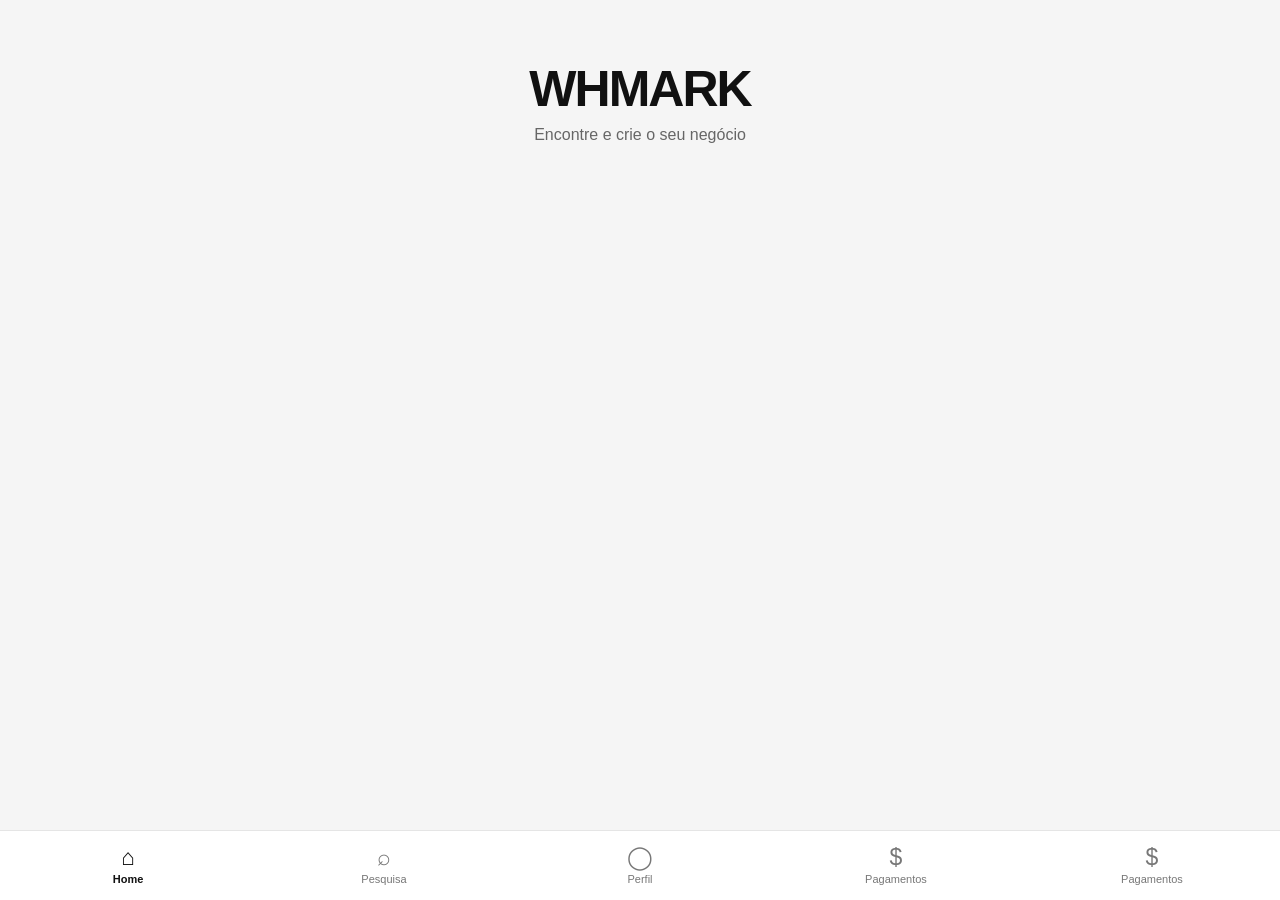
<file: index.html>
<!DOCTYPE html>
<html lang="pt-BR">

<head>
    <meta charset="UTF-8">
    <meta name="viewport" content="width=device-width, initial-scale=1.0">

    <title>WHMARK</title>

    <link rel="stylesheet" href="css/style.css">
</head>

<body>

    <main class="home-container">

        <h1>WHMARK</h1>

        <p>
            Encontre e crie o seu negócio
        </p>

    </main>


    <!-- FOOTER -->

    <div id="footer"></div>


    <script src="js/footer.js"></script>

</body>

</html>
</file>
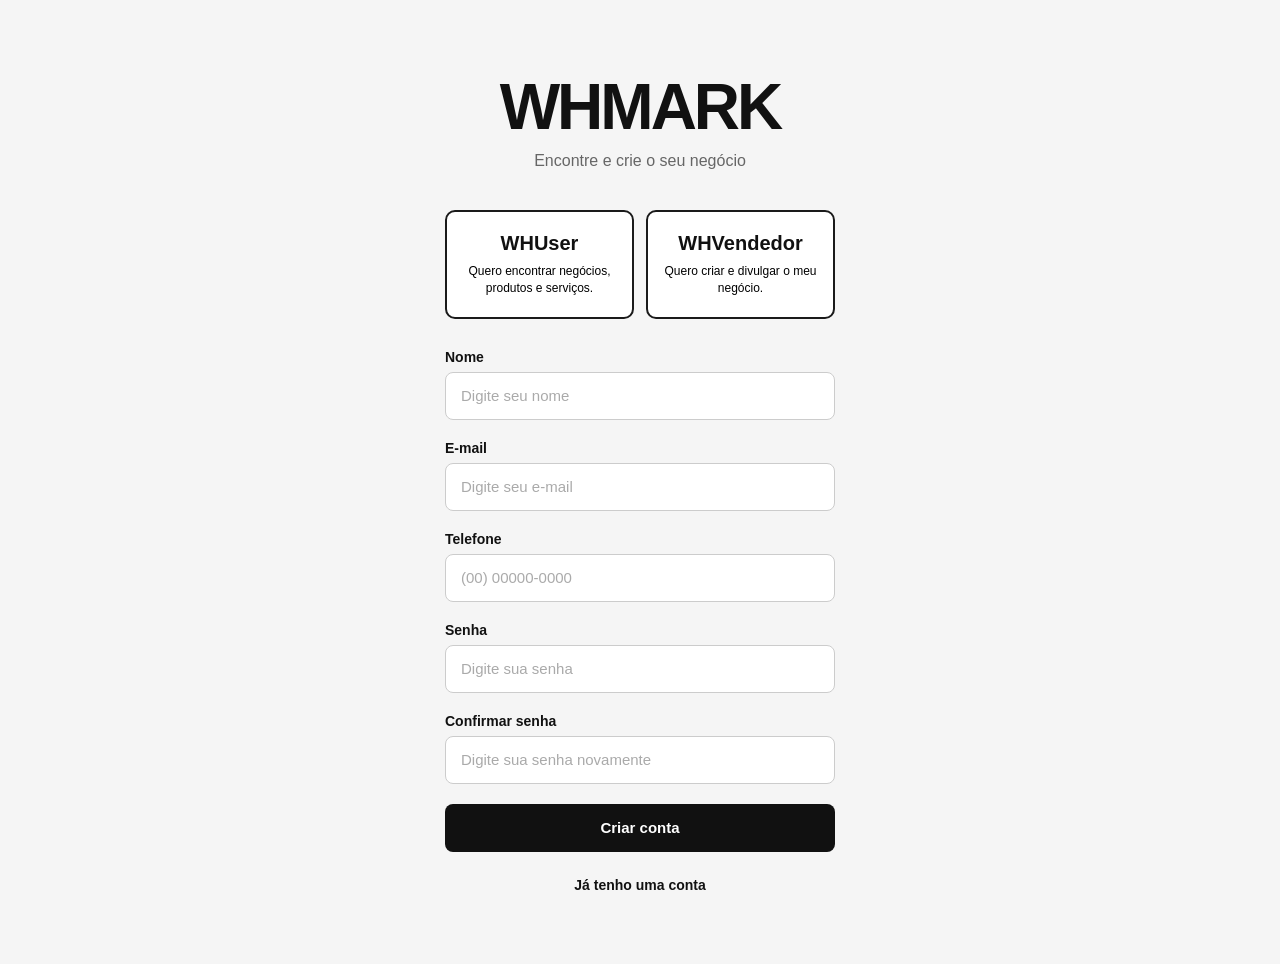
<file: cadastro.html>
<!DOCTYPE html>
<html lang="pt-BR">

<head>
    <meta charset="UTF-8">
    <meta name="viewport" content="width=device-width, initial-scale=1.0">

    <title>WHMARK - Cadastro</title>

    <link rel="stylesheet" href="css/style.css">
    <script src="https://code.jquery.com/jquery-3.7.1.min.js "></script>
   
</head>

<body>
    <div class="page-center">        
        <main class="login-container cadastro-container">

           

            <h1>WHMARK</h1>

            <p class="subtitle">
                Encontre e crie o seu negócio
            </p>


           

            <div class="account-types">

                <div class="account-card" id="cardUsuario" onclick="selecionarTipo('usuario')">

                    <h2>WHUser</h2>

                    <p>
                        Quero encontrar negócios,
                        produtos e serviços.
                    </p>

                </div>


                <div class="account-card" id="cardVendedor" onclick="selecionarTipo('vendedor')">

                    <h2>WHVendedor</h2>

                    <p>
                        Quero criar e divulgar
                        o meu negócio.
                    </p>

                </div>

            </div>


         

            <div id="carregar"></div>

            <form class="login-form" id="cadastroForm">

             

                <input
                    type="hidden"
                    name="tipo"
                    id="tipo"
                    value=""
                >


           

                <div class="input-group">

                    <label for="nome">
                        Nome
                    </label>

                    <input
                        type="text"
                        id="nome"
                        name="nome"
                        placeholder="Digite seu nome"
                        required
                    >

                </div>


               

                <div class="input-group">

                    <label for="email">
                        E-mail
                    </label>

                    <input
                        type="email"
                        id="email"
                        name="email"
                        placeholder="Digite seu e-mail"
                        required
                    >

                </div>


               
                <div class="input-group">

                    <label for="telefone">
                        Telefone
                    </label>

                    <input
                        type="tel"
                        id="telefone"
                        name="telefone"
                        placeholder="(00) 00000-0000"
                        maxlength="15"
                        required
                    >

                </div>



                <div
                    class="input-group vendedor-field"
                    id="documentoGroup"
                    style="display: none;"
                >

                    <label for="documento">
                        CPF ou CNPJ
                    </label>

                    <input
                        type="text"
                        id="documento"
                        name="documento"
                        placeholder="000.000.000-00"
                        maxlength="18"
                    >

                </div>


         

                <div class="input-group">

                    <label for="senha">
                        Senha
                    </label>

                    <input
                        type="password"
                        id="senha"
                        name="senha"
                        placeholder="Digite sua senha"
                        required
                    >

                </div>


                 

                <div class="input-group">

                    <label for="confirmacao">
                        Confirmar senha
                    </label>

                    <input
                        type="password"
                        id="confirmacao"
                        name="confirmacao"
                        placeholder="Digite sua senha novamente"
                        required
                    >

                </div>


         

                <button type="submit">
                    Criar conta
                </button>

            </form>

        


            <a href="login.html" class="create-account">
                Já tenho uma conta
            </a>

        </main>

    </div>


   
   


<script src="https://code.jquery.com/jquery-3.7.1.min.js "></script>
 <script src="requisicoes/api.js"></script>
 <script src="requisicoes/cadastro.js"></script>

 <script>

        function selecionarTipo(tipo) {

            const tipoInput = document.getElementById("tipo");

            const cardUsuario = document.getElementById("cardUsuario");
            const cardVendedor = document.getElementById("cardVendedor");

            const documentoGroup = document.getElementById("documentoGroup");
            const documento = document.getElementById("documento");


            tipoInput.value = tipo;


        
            cardUsuario.classList.remove("selected");
            cardVendedor.classList.remove("selected");


            if (tipo === "usuario") {

                cardUsuario.classList.add("selected");

                documentoGroup.style.display = "none";

                documento.required = false;

                documento.value = "";

                documento.placeholder = "000.000.000-00";

            }


            if (tipo === "vendedor") {

                cardVendedor.classList.add("selected");

                documentoGroup.style.display = "block";

                documento.required = true;

                documento.placeholder = "CPF ou CNPJ";

            }

        }
        document
            .getElementById("telefone")
            .addEventListener("input", function () {

                let valor = this.value
                    .replace(/\D/g, "")
                    .substring(0, 11);


                if (valor.length <= 10) {

                    valor = valor.replace(
                        /^(\d{2})(\d{4})(\d{0,4})/,
                        "($1) $2-$3"
                    );

                } else {

                    valor = valor.replace(
                        /^(\d{2})(\d{5})(\d{0,4})/,
                        "($1) $2-$3"
                    );

                }

                this.value = valor;

            });


        // Máscara CPF / CNPJ

        document
            .getElementById("documento")
            .addEventListener("input", function () {

                let valor = this.value
                    .replace(/\D/g, "")
                    .substring(0, 14);


                // CPF

                if (valor.length <= 11) {

                    valor = valor.replace(
                        /(\d{3})(\d)/,
                        "$1.$2"
                    );

                    valor = valor.replace(
                        /(\d{3})(\d)/,
                        "$1.$2"
                    );

                    valor = valor.replace(
                        /(\d{3})(\d{1,2})$/,
                        "$1-$2"
                    );

                }


                // CNPJ

                else {

                    valor = valor.replace(
                        /^(\d{2})(\d)/,
                        "$1.$2"
                    );

                    valor = valor.replace(
                        /^(\d{2})\.(\d{3})(\d)/,
                        "$1.$2.$3"
                    );

                    valor = valor.replace(
                        /\.(\d{3})(\d)/,
                        ".$1/$2"
                    );

                    valor = valor.replace(
                        /(\d{4})(\d)/,
                        "$1-$2"
                    );

                }


                this.value = valor;

            });




            


    </script>
</body>

</html>
</file>
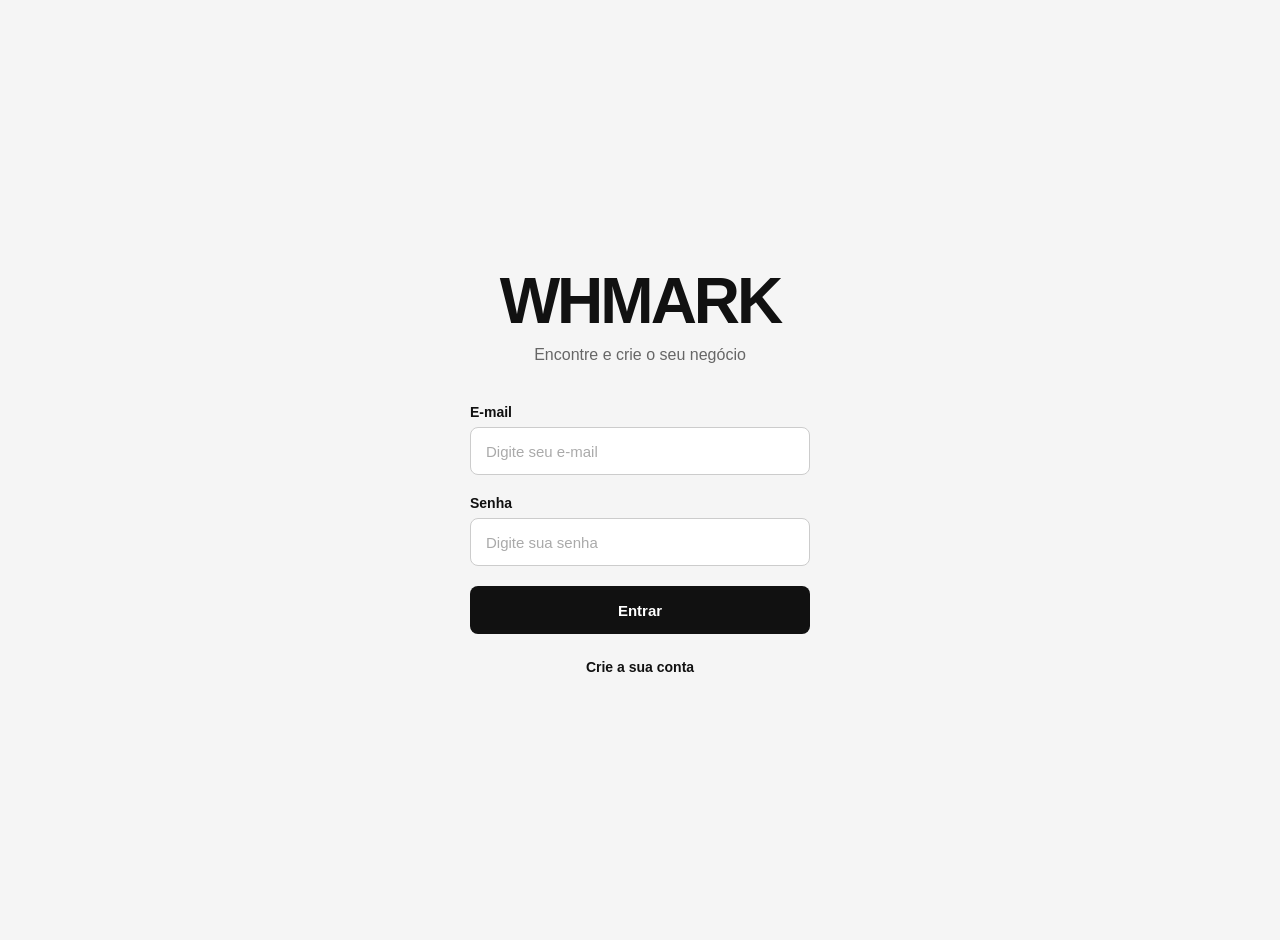
<file: criar_loja.html>
<!DOCTYPE html>
<html lang="pt-BR">

<head>
    <meta charset="UTF-8">
    <meta name="viewport" content="width=device-width, initial-scale=1.0">

    <title>WHMARK - Criar loja</title>

    <link rel="stylesheet" href="css/style.css">
    <link rel="stylesheet" href="css/criar_loja.css">
</head>

<body>

    <main class="wizard-container">

        <h1>WHMARK</h1>

        <p class="subtitle">Crie a sua loja</p>

        <!-- INDICADOR DE PASSOS -->
        <div class="steps-indicator">
            <span class="step-dot active" data-step="1">1</span>
            <span class="step-dot" data-step="2">2</span>
            <span class="step-dot" data-step="3">3</span>
        </div>

        <div id="carregar"></div>

        <form class="login-form" id="form_loja" enctype="multipart/form-data">

            <input type="hidden" name="id_vendedor" id="id_vendedor">

            <!-- PASSO 1 -->
            <section class="step active" data-step="1">

                <h2>Sobre a loja</h2>
                <p class="step-desc">Conte o básico do seu negócio.</p>

                <div class="input-group">
                    <label for="nome">Nome da loja</label>
                    <input type="text" id="nome" name="nome" maxlength="100"
                        placeholder="Ex: Studio Moda" required>
                </div>

                <div class="input-group">
                    <label for="especialidade">Produto / especialidade</label>
                    <input type="text" id="especialidade" name="especialidade" maxlength="100"
                        placeholder="Ex: Camisetas, pizzas, manicure" required>
                </div>

                <div class="input-group">
                    <label for="categoria">Categoria</label>
                    <select id="categoria" name="categoria" required>
                        <option value="">Selecione...</option>
                        <option value="roupas">Roupas</option>
                        <option value="comidas">Comidas</option>
                        <option value="servicos">Serviços</option>
                        <option value="outros">Outros</option>
                    </select>
                </div>

            </section>


            <!-- PASSO 2 -->
            <section class="step" data-step="2">

                <h2>Rosto da loja</h2>
                <p class="step-desc">Logo, descrição e onde você fica.</p>

                <div class="input-group">
                    <label for="logo">Logo da loja</label>
                    <input type="file" id="logo" name="logo" accept="image/png, image/jpeg, image/webp">
                    <img id="logoPreview" class="logo-preview" alt="Prévia da logo">
                </div>

                <div class="input-group">
                    <label for="descricao">Descrição</label>
                    <textarea id="descricao" name="descricao" maxlength="300" rows="4"
                        placeholder="Conte um pouco sobre a sua loja"></textarea>
                </div>

                <div class="input-group">
                    <label for="cidade">Cidade</label>
                    <input type="text" id="cidade" name="cidade" maxlength="80"
                        placeholder="Ex: Curitiba" required>
                </div>

                <div class="row-2">

                    <div class="input-group">
                        <label for="estado">UF</label>
                        <input type="text" id="estado" name="estado" maxlength="2"
                            placeholder="PR" required>
                    </div>

                    <div class="input-group">
                        <label for="bairro">Bairro</label>
                        <input type="text" id="bairro" name="bairro" maxlength="80"
                            placeholder="Opcional">
                    </div>

                </div>

            </section>


            <!-- PASSO 3 -->
            <section class="step" data-step="3">

                <h2>Cores da loja</h2>
                <p class="step-desc">Deixe com a sua cara. A prévia muda na hora.</p>

                <div class="color-grid">

                    <div class="color-item">
                        <label for="cor_header">Fundo do header</label>
                        <input type="color" id="cor_header" name="cor_header" value="#d90429">
                    </div>

                    <div class="color-item">
                        <label for="cor_texto_header">Texto do header</label>
                        <input type="color" id="cor_texto_header" name="cor_texto_header" value="#ffffff">
                    </div>

                    <div class="color-item">
                        <label for="cor_fundo">Fundo da loja</label>
                        <input type="color" id="cor_fundo" name="cor_fundo" value="#f7f7f7">
                    </div>

                    <div class="color-item">
                        <label for="cor_texto">Texto da loja</label>
                        <input type="color" id="cor_texto" name="cor_texto" value="#111111">
                    </div>

                    <div class="color-item">
                        <label for="cor_destaque">Botões / destaque</label>
                        <input type="color" id="cor_destaque" name="cor_destaque" value="#d90429">
                    </div>

                </div>

                <!-- PRÉVIA -->
                <div class="loja-preview">

                    <div class="preview-header" id="pvHeader">
                        <img id="pvLogo" class="preview-logo" alt="">
                        <span id="pvNome">Minha loja</span>
                    </div>

                    <div class="preview-body" id="pvBody">

                        <p>Assim vai aparecer a sua loja</p>

                        <div class="preview-card">
                            <strong>Produto exemplo</strong>
                            <button type="button" id="pvBotao">Comprar</button>
                        </div>

                    </div>

                </div>

            </section>


            <!-- BOTÕES -->
            <div class="wizard-buttons">
                <button type="button" id="btnVoltar" class="btn-secondary">Voltar</button>
                <button type="button" id="btnProximo">Próximo</button>
                <button type="submit" id="btnCriar">Criar loja</button>
            </div>

        </form>

        <a href="index_vendedor.html" class="create-account">Voltar para o início</a>

    </main>

    <script src="https://code.jquery.com/jquery-3.7.1.min.js"></script>
    <script src="requisicoes/api.js"></script>
    <script src="requisicoes/criar_loja.js"></script>

</body>

</html>
</file>
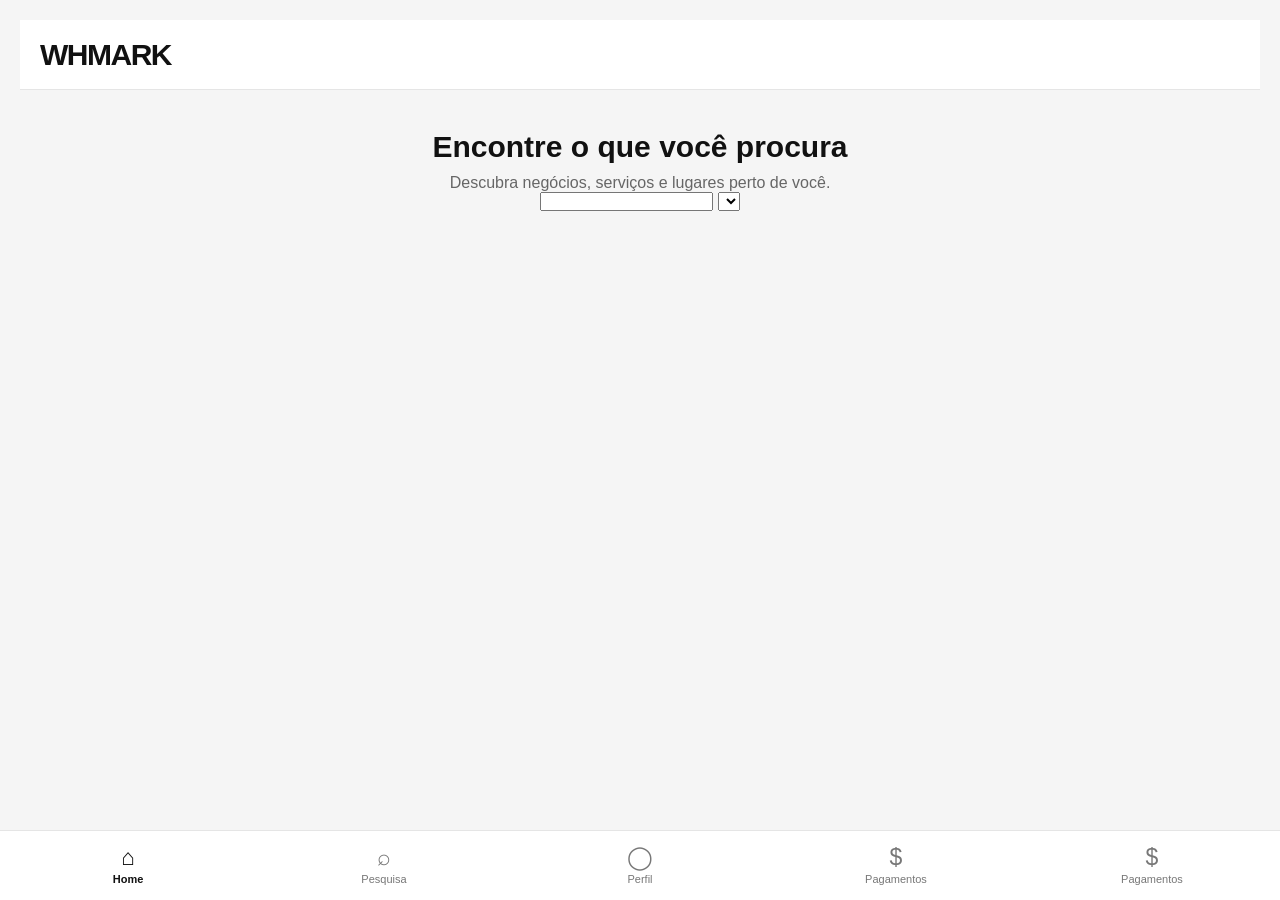
<file: index_user.html>
<!DOCTYPE html>
<html lang="pt-BR">
 
<head>
    <meta charset="UTF-8">
    <meta name="viewport" content="width=device-width, initial-scale=1.0">

    <title>WHMARK</title>
  
    <link rel="stylesheet" href="css/style.css">
    
</head>

<body>

    <!-- HEADER -->

    <header class="top-header">

        <div class="header-content" style="justify-content: left;">

            <h1>WHMARK</h1> 
            <h1 id="nome_usuario"></h1>

        </div>

    </header>


    <!-- CONTEÚDO -->

    <main class="home-container">

        <div class="home-title" id="pesquisas">

            <h2>Encontre o que você procura</h2>

            <p>
                Descubra negócios, serviços e lugares perto de você.
            </p>
            <input type="text" id="">
            <select name="categorias" class="select2" id="categoria"></select>

        </div>


        <!-- LISTAGEM DOS NEGÓCIOS -->

        <section class="business-list" id="lista_lojas">


        </section>

    </main>


    <!-- FOOTER -->

    <div id="footer"></div>


    <script src="js/footer.js"></script>

    <script src="js/get_user.js"></script>
    <script src="https://code.jquery.com/jquery-3.7.1.min.js "></script>
    <script src="requisicoes/index_user.js"></script>
    <script src="requisicoes/api.js"></script>


    <script>
    document.addEventListener("DOMContentLoaded", function () {

        CARREGAR_USER();
    
    });
    </script>
</body>

</html>
</file>
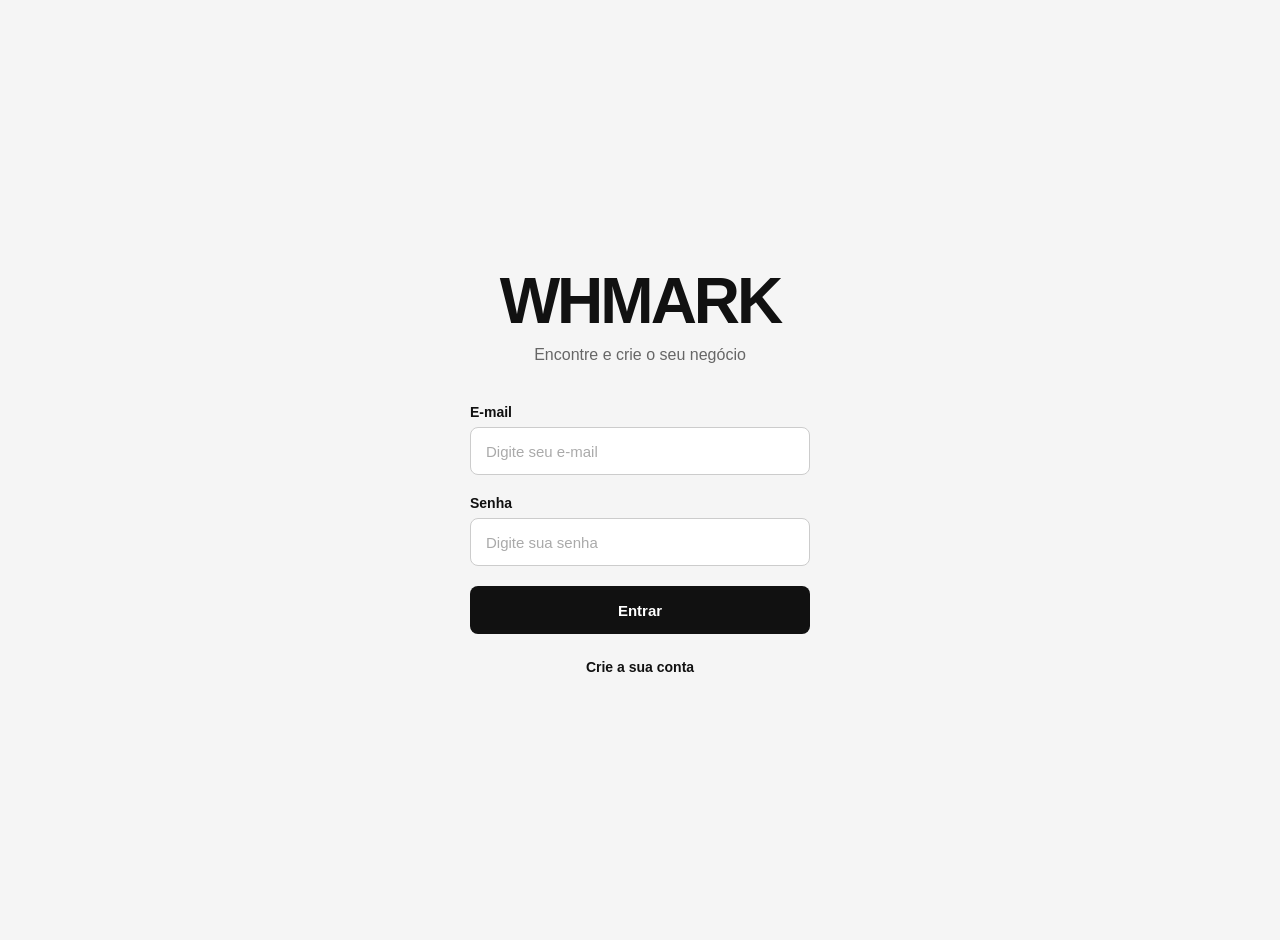
<file: index_vendedor.html>
<!DOCTYPE html>
<html lang="pt-BR">

<head>
    <meta charset="UTF-8">
    <meta name="viewport" content="width=device-width, initial-scale=1.0">

    <title>WHMARK - Minha loja</title>

    <link rel="stylesheet" href="css/style.css">
    <link rel="stylesheet" href="css/loja_tema.css">
    <link rel="stylesheet" href="css/index_vendedor.css">

    <!-- No head de propósito: aplica o tema da loja antes da página aparecer -->
    <script src="requisicoes/loja_comum.js"></script>
</head>

<body>

    <!-- Aparece só quando o vendedor tem loja -->
    <header class="loja-header" id="lojaHeader" style="display: none;"></header>

    <main class="home-container">

        <!-- Título padrão: some quando a loja existe -->
        <div id="intro">
            <h1>WHMARK</h1>
            <p>Encontre e crie o seu negócio</p>
        </div>

        <!-- Preenchido pelo requisicoes/index_vendedor.js -->
        <div id="loja">
            <p class="loja-status">Carregando sua loja...</p>
        </div>

    </main>

    <!-- FOOTER -->
    <div id="footer">
    
</div>

    <script src="https://code.jquery.com/jquery-3.7.1.min.js"></script>
    <script src="requisicoes/api.js"></script>
    <script src="requisicoes/index_vendedor.js"></script>
    <script src="js/footer_vendedor.js"></script>

</body>

</html>
</file>
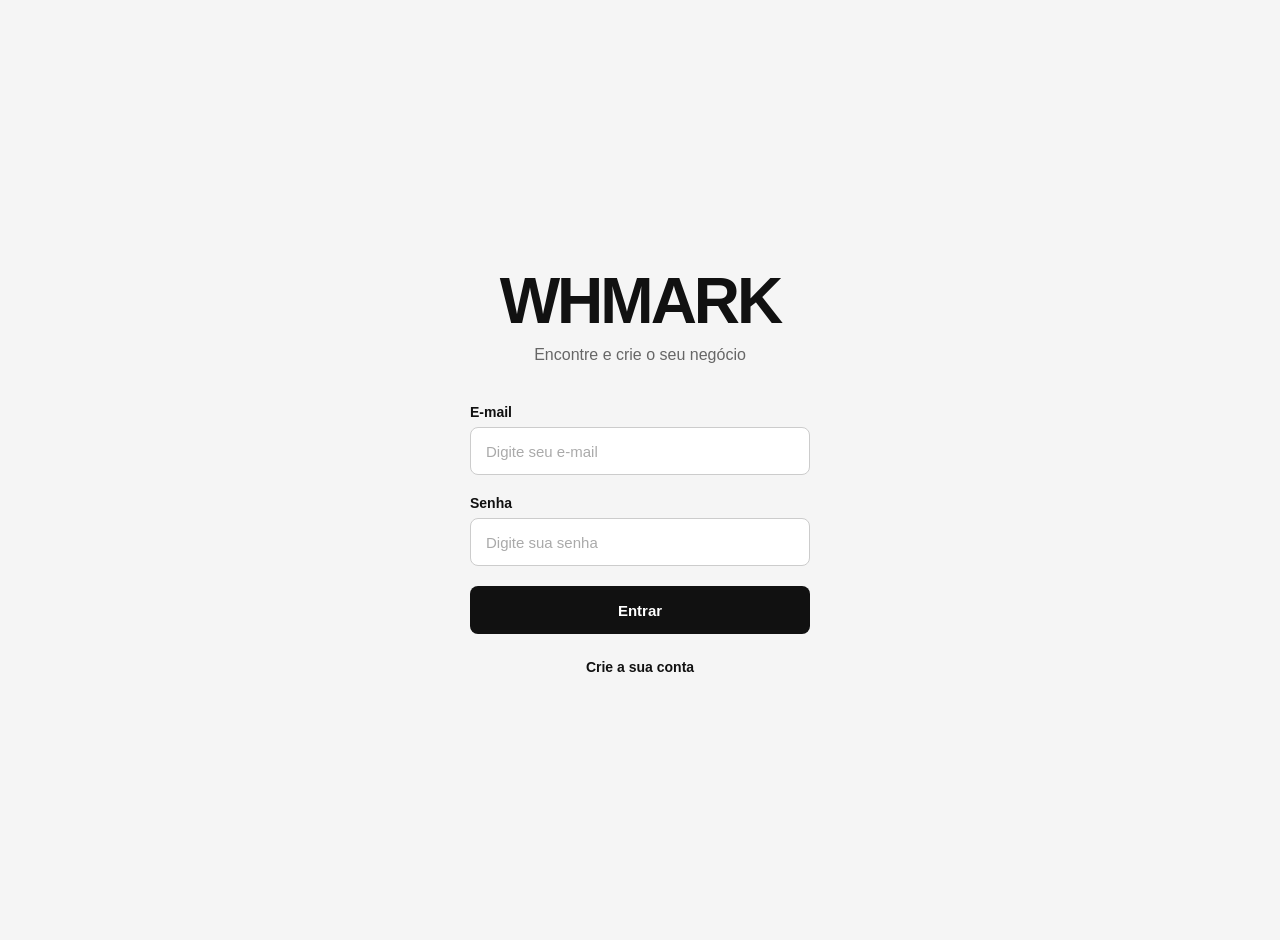
<file: login.html>
<!DOCTYPE html>
<html lang="pt-BR">
<head>
    <meta charset="UTF-8">
    <meta name="viewport" content="width=device-width, initial-scale=1.0">
    <title>WHMARK - Login</title>

    <link rel="stylesheet" href="css/style.css">
</head>

<body>
    <div class="page-center">    
        <main class="login-container">

            <h1>WHMARK</h1>

            <p class="subtitle">Encontre e crie o seu negócio</p>

            <form class="login-form" id="form_login">
 

                <div id="carregar"></div>
                <div class="input-group">
                    <label for="email">E-mail</label>
                    <input
                        type="email"
                        id="email"
                        name="email"
                        placeholder="Digite seu e-mail"
                        required
                    >
                </div>

                <div class="input-group">
                    <label for="senha">Senha</label>
                    <input
                        type="password"
                        id="senha"
                        name="senha"
                        placeholder="Digite sua senha"
                        required
                    >
                </div>

                <button type="submit">Entrar</button>

            </form>

            <a href="cadastro.html" class="create-account">
                Crie a sua conta
            </a>

        </main>
    </div>

<script src="https://code.jquery.com/jquery-3.7.1.min.js"></script>
 <script src="requisicoes/api.js"></script>
 <script src="requisicoes/login.js"></script>
</body>
</html>
</file>
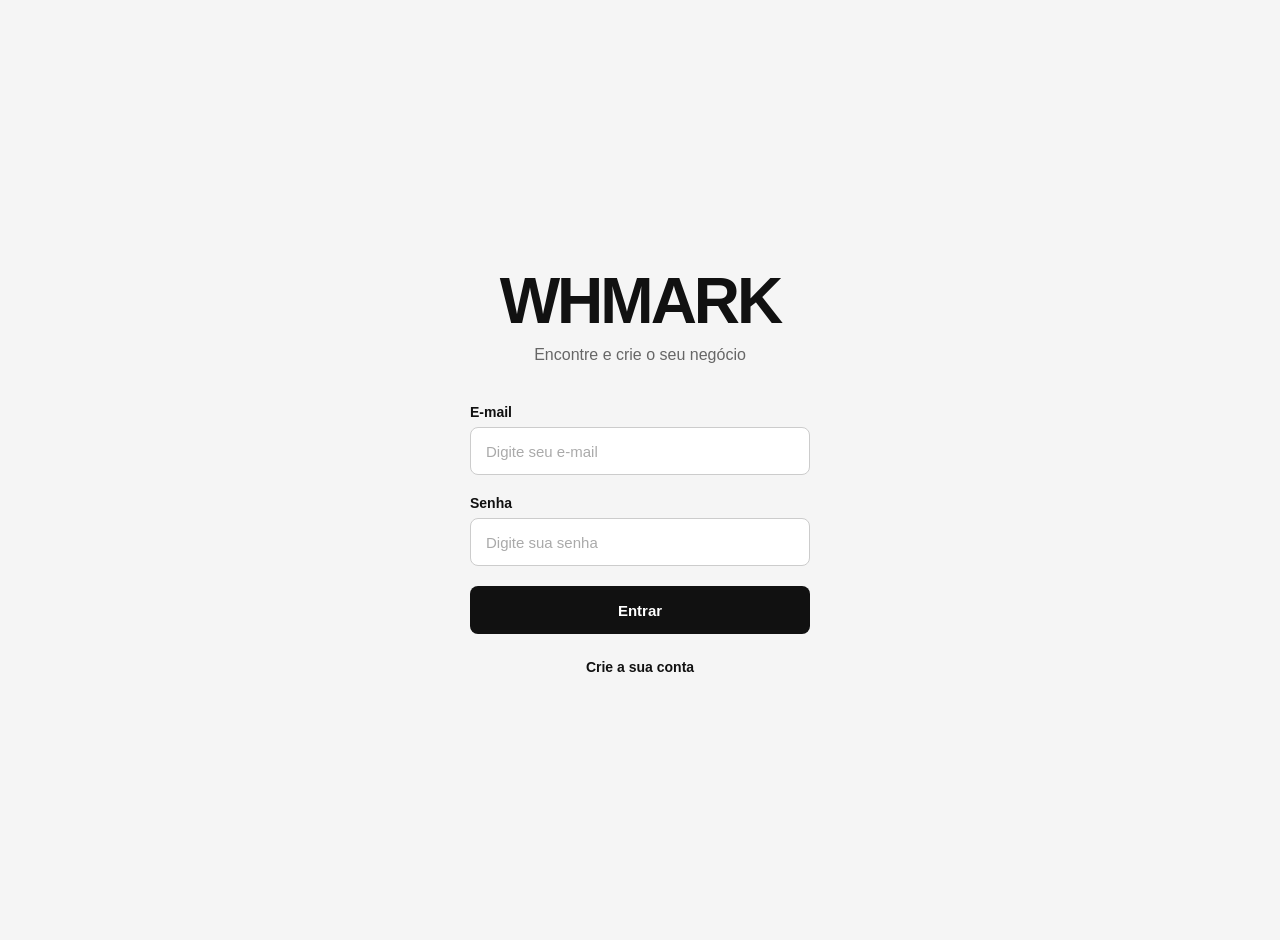
<file: perfil_vendedor.html>
<!DOCTYPE html>
<html lang="pt-BR">

<head>
    <meta charset="UTF-8">
    <meta name="viewport" content="width=device-width, initial-scale=1.0">

    <title>WHMARK - Perfil</title>

    <link rel="stylesheet" href="css/style.css">
    <link rel="stylesheet" href="css/loja_tema.css">
    <link rel="stylesheet" href="css/perfil_vendedor.css">

    <!-- No head de propósito: aplica o tema da loja antes da página aparecer -->
    <script src="requisicoes/loja_comum.js"></script>
    <script src="js/logout.js"></script>
</head>

<body>

    <header class="loja-header">
        <h1>Perfil</h1>
    </header>

    <main class="perfil-container">

        <!-- ABAS -->
        <div class="abas" role="tablist">
            <button type="button" class="aba-btn ativa" data-aba="loja" role="tab">Perfil da loja</button>
            <button type="button" class="aba-btn" data-aba="vendedor" role="tab">Perfil do vendedor</button>
        </div>
        
        <div class="abas" role="tablist">
        <button type='button' class="aba-btn ativa" style='backgound-color:red' onclick="SAIR()">Sair</button>
        </div>




        <!-- ===================== ABA: LOJA ===================== -->
        <section class="aba ativa" id="aba-loja">

            <!-- Aparece só se o vendedor ainda não tem loja -->
            <div class="perfil-card sem-loja" id="semLoja" style="display: none;">
                <h2>Você ainda não tem uma loja</h2>
                <p>Crie a sua loja para poder personalizar tudo por aqui.</p>
                <a href="criar_loja.html" class="btn-link">Criar minha loja</a>
            </div>

            <form class="login-form" id="form_loja_perfil" enctype="multipart/form-data" style="display: none;">

                <input type="hidden" name="id_vendedor">

                <div class="perfil-card">

                    <h2>Sobre a loja</h2>

                    <div class="input-group">
                        <label for="l_nome">Nome da loja</label>
                        <input type="text" id="l_nome" name="nome" maxlength="100" required>
                    </div>

                    <div class="input-group">
                        <label for="l_especialidade">Produto / especialidade</label>
                        <input type="text" id="l_especialidade" name="especialidade" maxlength="100" required>
                    </div>

                    <div class="input-group">
                        <label for="l_categoria">Categoria</label>
                        <select id="l_categoria" name="categoria" required>
                            <option value="roupas">Roupas</option>
                            <option value="comidas">Comidas</option>
                            <option value="servicos">Serviços</option>
                            <option value="outros">Outros</option>
                        </select>
                    </div>

                </div>

                <div class="perfil-card">

                    <h2>Rosto da loja</h2>

                    <div class="input-group">
                        <label for="l_logo">Logo da loja</label>
                        <input type="file" id="l_logo" name="logo" accept="image/png, image/jpeg, image/webp">
                        <img id="logoAtual" class="logo-atual" alt="Logo atual">
                    </div>

                    <div class="input-group">
                        <label for="l_descricao">Descrição</label>
                        <textarea id="l_descricao" name="descricao" maxlength="300" rows="4"></textarea>
                    </div>

                    <div class="input-group">
                        <label for="l_cidade">Cidade</label>
                        <input type="text" id="l_cidade" name="cidade" maxlength="80" required>
                    </div>

                    <div class="row-2">

                        <div class="input-group">
                            <label for="l_estado">UF</label>
                            <input type="text" id="l_estado" name="estado" maxlength="2" required>
                        </div>

                        <div class="input-group">
                            <label for="l_bairro">Bairro</label>
                            <input type="text" id="l_bairro" name="bairro" maxlength="80">
                        </div>

                    </div>

                </div>

                <div class="perfil-card">

                    <h2>Cores da loja</h2>

                    <div class="color-grid">

                        <div class="color-item">
                            <label for="l_cor_header">Fundo do header</label>
                            <input type="color" id="l_cor_header" name="cor_header" value="#d90429">
                        </div>

                        <div class="color-item">
                            <label for="l_cor_texto_header">Texto do header</label>
                            <input type="color" id="l_cor_texto_header" name="cor_texto_header" value="#ffffff">
                        </div>

                        <div class="color-item">
                            <label for="l_cor_fundo">Fundo da loja</label>
                            <input type="color" id="l_cor_fundo" name="cor_fundo" value="#f7f7f7">
                        </div>

                        <div class="color-item">
                            <label for="l_cor_texto">Texto da loja</label>
                            <input type="color" id="l_cor_texto" name="cor_texto" value="#111111">
                        </div>

                        <div class="color-item">
                            <label for="l_cor_destaque">Botões / destaque</label>
                            <input type="color" id="l_cor_destaque" name="cor_destaque" value="#d90429">
                        </div>

                    </div>

                    <!-- PRÉVIA -->
                    <div class="loja-preview">

                        <div class="preview-header" id="pvHeader">
                            <img id="pvLogo" class="preview-logo" alt="">
                            <span id="pvNome">Minha loja</span>
                        </div>

                        <div class="preview-body" id="pvBody">

                            <p>Assim vai aparecer a sua loja</p>

                            <div class="preview-card">
                                <strong>Produto exemplo</strong>
                                <button type="button" id="pvBotao">Comprar</button>
                            </div>

                        </div>

                    </div>

                </div>

                <div class="msg" id="msgLoja"></div>

                <button type="submit" class="btn-salvar">Salvar alterações da loja</button>

            </form>

        </section>


        <!-- ===================== ABA: VENDEDOR ===================== -->
        <section class="aba" id="aba-vendedor">

            <form class="login-form" id="form_vendedor">

                <input type="hidden" name="id_vendedor">

                <div class="perfil-card">

                    <h2>Dados cadastrais</h2>

                    <div class="input-group">
                        <label for="v_nome">Nome</label>
                        <input type="text" id="v_nome" name="nome" maxlength="100" required>
                    </div>

                    <div class="input-group">
                        <label for="v_email">E-mail</label>
                        <input type="email" id="v_email" name="email" maxlength="150" required>
                    </div>

                    <div class="input-group">
                        <label for="v_telefone">Telefone</label>
                        <input type="tel" id="v_telefone" name="telefone" maxlength="15"
                            placeholder="(00) 00000-0000" required>
                    </div>

                    <div class="input-group">
                        <label for="v_documento">CPF ou CNPJ</label>
                        <input type="text" id="v_documento" name="documento" maxlength="18"
                            placeholder="000.000.000-00" required>
                    </div>

                </div>

                <div class="perfil-card">

                    <h2>Chave PIX</h2>

                    <div class="input-group">
                        <label for="v_tipo_chave">Tipo da chave</label>
                        <select id="v_tipo_chave" name="tipo_chave">
                            <option value="">Sem chave PIX</option>
                            <option value="cpf">CPF</option>
                            <option value="cnpj">CNPJ</option>
                            <option value="telefone">Número de telefone</option>
                            <option value="email">E-mail</option>
                            <option value="aleatoria">Chave aleatória</option>
                        </select>
                    </div>

                    <div class="input-group">
                        <label for="v_chave_pix">Chave PIX</label>
                        <input type="text" id="v_chave_pix" name="chave_pix" autocomplete="off"
                            placeholder="Selecione o tipo da chave" disabled>
                    </div>

                    <p class="dica">O documento e a chave PIX ficam criptografados no banco de dados.</p>

                </div>

                <div class="msg" id="msgVendedor"></div>

                <button type="submit" class="btn-salvar">Salvar dados do vendedor</button>

            </form>


            <form class="login-form" id="form_senha">

                <input type="hidden" name="id_vendedor">

                <div class="perfil-card">

                    <h2>Alterar senha</h2>

                    <div class="input-group">
                        <label for="s_atual">Senha atual</label>
                        <input type="password" id="s_atual" name="senha_atual" autocomplete="current-password" required>
                    </div>

                    <div class="input-group">
                        <label for="s_nova">Nova senha</label>
                        <input type="password" id="s_nova" name="nova_senha" autocomplete="new-password" required>
                    </div>

                    <div class="input-group">
                        <label for="s_confirmacao">Confirmar nova senha</label>
                        <input type="password" id="s_confirmacao" name="confirmacao" autocomplete="new-password" required>
                    </div>

                </div>

                <div class="msg" id="msgSenha"></div>

                <button type="submit" class="btn-salvar">Alterar senha</button>

            </form>

        </section>

    </main>

    <!-- FOOTER -->
    <div id="footer"></div>

    <script src="https://code.jquery.com/jquery-3.7.1.min.js"></script>
    <script src="requisicoes/api.js"></script>
    <script src="requisicoes/perfil_vendedor.js"></script>
    <script src="js/footer_vendedor.js"></script>

</body>

</html>
</file>
<file: css/style.css>
* {
    margin: 0;
    padding: 0;
    box-sizing: border-box;
}

html,
body {
    width: 100%;
    min-height: 100%;
}

body {
    min-height: 100dvh;

    /* display: flex;
    justify-content: center;
    align-items: center; */

    background-color: #f5f5f5;

    font-family: Arial, Helvetica, sans-serif;
    color: #111;

    padding: 20px;
}

.login-container {
    width: 100%;
    max-width: 400px;

    padding: 30px;

    text-align: center;
}

/* LOGO */

.login-container h1 {
    font-size: 64px;
    font-weight: 800;
    letter-spacing: -3px;

    margin-bottom: 8px;
}

.subtitle {
    font-size: 16px;
    color: #666;

    margin-bottom: 40px;
}

/* FORMULÁRIO */

.login-form {
    width: 100%;
}

.input-group {
    width: 100%;

    text-align: left;

    margin-bottom: 20px;
}

.input-group label {
    display: block;

    font-size: 14px;
    font-weight: 600;

    margin-bottom: 7px;
}

.input-group input {
    display: block;

    width: 100%;
    height: 48px;

    padding: 0 15px;

    border: 1px solid #ccc;
    border-radius: 8px;

    background-color: #fff;

    font-size: 15px;

    outline: none;

    transition: 0.2s;
}

.input-group input:focus {
    border-color: #111;
}

.input-group input::placeholder {
    color: #aaa;
}

/* BOTÃO */

button {
    display: block;

    width: 100%;
    height: 48px;

    margin-top: 5px;

    border: none;
    border-radius: 8px;

    background-color: #111;
    color: #fff;

    font-size: 15px;
    font-weight: 600;

    cursor: pointer;

    transition: 0.2s;
}

button:hover {
    background-color: #333;
}

/* CRIAR CONTA */

.create-account {
    display: inline-block;

    margin-top: 25px;

    color: #111;

    font-size: 14px;
    font-weight: 600;

    text-decoration: none;
}

.create-account:hover {
    text-decoration: underline;
}


/* =========================
   CELULAR
========================= */

@media (max-width: 480px) {

    body {
        padding: 16px;
    }

    .login-container {
        width: 100%;
        max-width: 360px;

        padding: 20px 10px;
    }

    .login-container h1 {
        font-size: clamp(42px, 15vw, 56px);
        letter-spacing: -2px;

        margin-bottom: 6px;
    }

    .subtitle {
        font-size: 14px;

        margin-bottom: 32px;
    }

    .input-group {
        margin-bottom: 16px;
    }

    .input-group input,
    button {
        height: 50px;
    }
}


/* CELULARES MUITO PEQUENOS */

@media (max-width: 360px) {

    .login-container {
        padding: 15px 5px;
    }

    .login-container h1 {
        font-size: 40px;
    }

    .subtitle {
        font-size: 13px;
    }
}
.cadastro-container {
    max-width: 450px;
}

.account-types {
    display: flex;
    gap: 12px;

    width: 100%;

    margin-bottom: 30px;
}

.account-card {
    flex: 1;

    padding: 20px 12px;

    background-color: #fff;

    border: 2px solid #1a1a1a;
    border-radius: 10px;

    cursor: pointer;

    transition: 0.2s;

    text-align: center;
}

.account-card:hover {
    border-color: #999;
}

.account-card h2 {
    font-size: 20px;

    margin-bottom: 8px;
}

.account-card p {
    font-size: 12px;
    line-height: 1.4;

    color: #000000;
}


/* CARD SELECIONADO */

.account-card.selected {
    border-color: #111;

    background-color: #8d8c8c;
}

.account-card.selected h2 {
    color: #111;
}


/* CAMPO DO VENDEDOR */

.vendedor-field {
    animation: aparecer 0.2s ease;
}


@keyframes aparecer {

    from {
        opacity: 0;
        transform: translateY(-5px);
    }

    to {
        opacity: 1;
        transform: translateY(0);
    }

}


/* CELULAR */

@media (max-width: 480px) {

    .cadastro-container {
        max-width: 360px;
    }

    .account-types {
        gap: 8px;
    }

    .account-card {
        padding: 16px 8px;
    }

    .account-card h2 {
        font-size: 17px;
    }

    .account-card p {
        font-size: 11px;
    }

}


/* =========================
   FOOTER
========================= */

.bottom-menu {
    position: fixed;

    bottom: 0;
    left: 0;

    width: 100%;
    height: 70px;

    display: flex;
    justify-content: space-around;
    align-items: center;

    background-color: #fff;

    border-top: 1px solid #e5e5e5;

    z-index: 1000;
}

.menu-item {
    height: 100%;

    flex: 1;

    display: flex;
    flex-direction: column;
    justify-content: center;
    align-items: center;

    gap: 4px;

    color: #777;

    text-decoration: none;

    font-size: 11px;

    transition: 0.2s;
}

.menu-icon {
    font-size: 23px;
    line-height: 1;
}

.menu-item:hover {
    color: #111;
}

.menu-item.active {
    color: #111;
    font-weight: 600;
}


/* =========================
   CONTEÚDO DA HOME
========================= */

.home-container {
    width: 100%;


    margin: 0 auto;

    padding: 40px 20px 100px;

    text-align: center;
}

.home-container h1 {
    font-size: 50px;
    font-weight: 800;
    letter-spacing: -2px;

    margin-bottom: 8px;
}

.home-container p {
    color: #666;
}


/* =========================
   CELULAR
========================= */

@media (max-width: 480px) {

    .bottom-menu {
        height: 65px;
    }

    .menu-item {
        font-size: 10px;
    }

    .menu-icon {
        font-size: 21px;
    }

    .home-container {
        padding: 30px 20px 90px;
    }

}

/* =========================
   CARDS DA HOME
========================= */

.home-title {
    margin-bottom: 30px;
}

.home-title h2 {
    font-size: 28px;
    font-weight: 700;

    margin-bottom: 8px;
}

.home-title p {
    font-size: 15px;
    color: #666;
}


/* LISTA */

.business-list {
    width: 100%;

    display: grid;

    grid-template-columns: repeat(4, 1fr);

    gap: 15px;
}


/* CARD */

.business-card {
    width: 100%;

    background-color: #fff;

    border: 1px solid #e5e5e5;
    border-radius: 10px;

    overflow: hidden;

    transition: 0.2s;
}

.business-card:hover {
    transform: translateY(-2px);

    border-color: #ccc;
}


/* IMAGEM */

.business-image {
    display: block;

    width: 100%;
    height: 130px;

    object-fit: cover;
}


/* INFORMAÇÕES */

.business-info {
    padding: 12px;
}


/* NOME + CATEGORIA */

.business-top {
    display: flex;

    justify-content: space-between;
    align-items: flex-start;

    gap: 5px;

    margin-bottom: 10px;
}

.business-top h3 {
    font-size: 15px;
    font-weight: 700;
}


/* CATEGORIA */

.category {
    flex-shrink: 0;

    padding: 4px 6px;

    background-color: #f1f1f1;

    border-radius: 5px;

    font-size: 9px;
    font-weight: 600;

    color: #666;
}


/* HORÁRIO */

.business-hours {
    margin-bottom: 6px;

    font-size: 10px;

    color: #666;
}


/* PREÇO */

.business-price {
    margin-bottom: 10px;

    font-size: 10px;

    color: #666;
}


/* AVALIAÇÃO */

.business-rating {
    padding-top: 9px;

    border-top: 1px solid #eee;

    font-size: 11px;
    font-weight: 600;
}


/* =========================
   TABLET
========================= */

@media (max-width: 600px) {

    .business-list {
        grid-template-columns: repeat(2, 1fr);

        gap: 12px;
    }

}


/* =========================
   CELULAR
========================= */

@media (max-width: 480px) {

    .business-list {
        grid-template-columns: 1fr;

        gap: 16px;
    }

    .business-image {
        height: 190px;
    }

    .business-info {
        padding: 15px;
    }

    .business-top h3 {
        font-size: 18px;
    }

    .category {
        font-size: 10px;

        padding: 5px 8px;
    }

    .business-hours,
    .business-price {
        font-size: 13px;
    }

    .business-rating {
        font-size: 13px;
    }

}/* =========================
   HEADER
========================= */

.top-header {
    width: 100%;
    height: 70px;

    background-color: #fff;

    border-bottom: 1px solid #e5e5e5;
}

.header-content {
    width: 100%;
    height: 100%;

    display: flex;
    align-items: center;
    justify-content: center;

    padding: 0 20px;
}

.header-content h1 {
    margin: 0;

    font-size: 30px;
    font-weight: 800;

    letter-spacing: -1.5px;
}


/* =========================
   TÍTULO DA HOME
========================= */

.home-title {
    text-align: center;

    margin-bottom: 35px;
}

.home-title h2 {
    font-size: 30px;

    font-weight: 700;

    margin-bottom: 10px;
}

.home-title p {
    font-size: 16px;

    color: #666;
}


/* =========================
   LISTA DOS CARDS
========================= */

.business-list {
    width: 100%;

    display: grid;

    grid-template-columns: repeat(4, 1fr);

    gap: 20px;

    text-align: left;
}


/* =========================
   CARD
========================= */

.business-card {
    width: 100%;

    background-color: #fff;

    border: 1px solid #e5e5e5;

    border-radius: 12px;

    overflow: hidden;

    box-shadow: 0 2px 8px rgba(0, 0, 0, 0.05);

    transition: 0.2s;
}

.business-card:hover {
    transform: translateY(-3px);

    box-shadow: 0 6px 18px rgba(0, 0, 0, 0.09);
}


/* =========================
   IMAGEM
========================= */

.business-image {
    display: block;

    width: 100%;

    height: 200px;

    object-fit: cover;
}


/* =========================
   INFORMAÇÕES
========================= */

.business-info {
    padding: 20px;
}


/* =========================
   NOME + CATEGORIA
========================= */

.business-top {
    display: flex;

    justify-content: space-between;

    align-items: flex-start;

    gap: 10px;

    margin-bottom: 15px;
}

.business-top h3 {
    font-size: 20px;

    font-weight: 700;

    line-height: 1.2;
}


/* =========================
   CATEGORIA
========================= */

.category {
    flex-shrink: 0;

    padding: 6px 10px;

    background-color: #f1f1f1;

    border-radius: 6px;

    font-size: 11px;

    font-weight: 600;

    color: #555;
}


/* =========================
   HORÁRIO
========================= */

.business-hours {
    margin-bottom: 10px;

    font-size: 14px;

    color: #555;
}


/* =========================
   PREÇO
========================= */

.business-price {
    margin-bottom: 15px;

    font-size: 14px;

    color: #555;
}


/* =========================
   AVALIAÇÃO
========================= */

.business-rating {
    padding-top: 13px;

    border-top: 1px solid #eee;

    font-size: 15px;

    font-weight: 600;
}


/* =========================
   TABLET
========================= */

@media (max-width: 900px) {

    .business-list {
        grid-template-columns: repeat(2, 1fr);

        gap: 20px;
    }

}


/* =========================
   CELULAR
========================= */

@media (max-width: 480px) {

    .header-content {
        justify-content: center;
    }

    .header-content h1 {
        font-size: 26px;
    }


    /* TÍTULO CENTRALIZADO */

    .home-title {
        text-align: center;

        margin-bottom: 25px;
    }

    .home-title h2 {
        font-size: 25px;

        line-height: 1.2;
    }

    .home-title p {
        font-size: 14px;

        line-height: 1.5;
    }


    /* 1 CARD POR LINHA */

    .business-list {
        grid-template-columns: 1fr;

        gap: 20px;

        text-align: center;
    }


    /* CARD MAIOR */

    .business-image {
        height: 210px;
    }


    .business-info {
        padding: 20px;
    }


    /* NOME E CATEGORIA */

    .business-top {
        align-items: center;

        justify-content: center;

        flex-direction: column;

        gap: 10px;
    }

    .business-top h3 {
        font-size: 21px;
    }


    .category {
        font-size: 11px;
    }


    .business-hours,
    .business-price {
        font-size: 14px;
    }


    .business-rating {
        font-size: 15px;
    }

}

.page-center {
    width: 100%;
    min-height: 100dvh;

    display: flex;
    justify-content: center;
    align-items: center;

    padding: 20px;
}
</file>
<file: css/criar_loja.css>
/* =========================
   WIZARD - CRIAR LOJA
========================= */

.wizard-container {
    width: 100%;
    max-width: 450px;

    margin: 0 auto;

    padding: 20px 0 40px;

    text-align: center;
}

.wizard-container h1 {
    font-size: 48px;
    font-weight: 800;
    letter-spacing: -2px;

    margin-bottom: 6px;
}

.wizard-container .subtitle {
    margin-bottom: 25px;
}


/* =========================
   INDICADOR DE PASSOS
========================= */

.steps-indicator {
    display: flex;
    justify-content: center;
    align-items: center;

    gap: 12px;

    margin-bottom: 25px;
}

.step-dot {
    width: 34px;
    height: 34px;

    display: flex;
    justify-content: center;
    align-items: center;

    border-radius: 50%;

    background-color: #e5e5e5;
    color: #777;

    font-size: 14px;
    font-weight: 700;

    transition: 0.2s;
}

.step-dot.active {
    background-color: #111;
    color: #fff;
}

.step-dot.done {
    background-color: #777;
    color: #fff;
}


/* =========================
   PASSOS
========================= */

.step {
    display: none;

    text-align: left;
}

.step.active {
    display: block;

    animation: aparecer 0.2s ease;
}

.step h2 {
    font-size: 22px;

    margin-bottom: 6px;

    text-align: center;
}

.step-desc {
    margin-bottom: 22px;

    font-size: 14px;
    color: #666;

    text-align: center;
}


/* =========================
   CAMPOS EXTRAS
========================= */

.input-group select,
.input-group textarea {
    display: block;

    width: 100%;

    padding: 12px 15px;

    border: 1px solid #ccc;
    border-radius: 8px;

    background-color: #fff;

    font-family: inherit;
    font-size: 15px;

    outline: none;

    transition: 0.2s;
}

.input-group select {
    height: 48px;

    padding: 0 12px;
}

.input-group textarea {
    resize: vertical;
}

.input-group select:focus,
.input-group textarea:focus {
    border-color: #111;
}

.input-group input[type="file"] {
    height: auto;

    padding: 10px;
}

#estado {
    text-transform: uppercase;
}

.row-2 {
    display: grid;

    grid-template-columns: 90px 1fr;

    gap: 12px;
}

.logo-preview {
    display: none;

    width: 90px;
    height: 90px;

    margin-top: 12px;

    border: 1px solid #e5e5e5;
    border-radius: 50%;

    object-fit: cover;
}


/* =========================
   CORES
========================= */

.color-grid {
    display: grid;

    grid-template-columns: 1fr 1fr;

    gap: 12px;

    margin-bottom: 22px;
}

.color-item {
    display: flex;
    justify-content: space-between;
    align-items: center;

    gap: 10px;

    padding: 10px 12px;

    background-color: #fff;

    border: 1px solid #ccc;
    border-radius: 8px;
}

.color-item label {
    font-size: 12px;
    font-weight: 600;
}

.color-item input[type="color"] {
    flex-shrink: 0;

    width: 42px;
    height: 34px;

    padding: 0;

    border: none;

    background: none;

    cursor: pointer;
}

.color-item:last-child {
    grid-column: span 2;
}


/* =========================
   PRÉVIA DA LOJA
========================= */

.loja-preview {
    overflow: hidden;

    border: 1px solid #ccc;
    border-radius: 12px;
}

.preview-header {
    display: flex;
    align-items: center;
    justify-content: center;

    gap: 10px;

    padding: 16px;

    font-size: 18px;
    font-weight: 800;

    background-color: #d90429;
    color: #fff;
}

.preview-logo {
    display: none;

    width: 32px;
    height: 32px;

    border-radius: 50%;

    object-fit: cover;
}

.preview-body {
    padding: 18px;

    background-color: #f7f7f7;
    color: #111;
}

.preview-body p {
    margin-bottom: 14px;

    font-size: 14px;
}

.preview-card {
    display: flex;
    justify-content: space-between;
    align-items: center;

    gap: 10px;

    padding: 14px;

    background-color: #fff;

    border: 1px solid #e5e5e5;
    border-radius: 8px;

    color: #111;
}

.preview-card button {
    width: auto;
    height: auto;

    margin: 0;

    padding: 9px 14px;

    background-color: #d90429;

    font-size: 12px;
}


/* =========================
   BOTÕES
========================= */

.wizard-buttons {
    display: flex;

    gap: 12px;

    margin-top: 25px;
}

.wizard-buttons button {
    flex: 1;

    margin-top: 0;
}

.btn-secondary {
    background-color: #fff;
    color: #111;

    border: 1px solid #ccc;
}

.btn-secondary:hover {
    background-color: #eee;
}

#btnVoltar,
#btnCriar {
    display: none;
}

#carregar {
    min-height: 20px;

    margin-bottom: 10px;

    font-size: 14px;
    color: #666;
}
</file>
<file: css/loja_tema.css>
/* Fonte (no app Cordova, baixe e deixe local; sem internet cai na fonte do sistema) */
@import url("https://fonts.googleapis.com/css2?family=Poppins:wght@400;500;600;700;800&display=swap");

/* =========================================================
   TEMA DA LOJA (compartilhado entre as páginas do vendedor)
   As variáveis abaixo são trocadas pelo requisicoes/loja_comum.js
   com as cores que o vendedor escolheu. Os valores aqui são o padrão.
========================================================= */

:root {
    --loja-header: #111111;
    --loja-texto-header: #ffffff;
    --loja-fundo: #f5f5f5;
    --loja-texto: #111111;
    --loja-destaque: #111111;
    --loja-texto-destaque: #ffffff;

    /* Largura do conteúdo (header, lista e footer usam a mesma) */
    --largura-max: 900px;
    --margem-lateral: max(20px, calc((100% - var(--largura-max)) / 2));
}

body {
    padding: 0;

    background-color: var(--loja-fundo);
    color: var(--loja-texto);

    font-family: "Poppins", system-ui, -apple-system, "Segoe UI", Roboto, Arial, sans-serif;

    -webkit-font-smoothing: antialiased;
}

button,
input,
select,
textarea {
    font-family: inherit;
}

/* Com loja: some o título padrão do WHMARK e os textos herdam a cor da loja */
html.tema-loja #intro {
    display: none;
}

html.tema-loja .home-container {
    padding: 28px 20px 110px;
}

html.tema-loja .home-container p {
    color: inherit;
}


/* =========================
   HEADER DA LOJA
========================= */

.loja-header {
    position: sticky;
    top: 0;

    z-index: 900;

    width: 100%;
    min-height: 78px;

    display: flex;
    align-items: center;

    gap: 14px;

    padding: 14px var(--margem-lateral);

    background-color: var(--loja-header);
    color: var(--loja-texto-header);

    box-shadow: 0 2px 14px rgba(0, 0, 0, 0.14);
}

.loja-header h1 {
    font-size: 22px;
    font-weight: 700;
    line-height: 1.2;
    letter-spacing: -0.3px;
}

.loja-header span {
    display: block;

    margin-top: 2px;

    font-size: 13px;
    font-weight: 400;

    opacity: 0.85;
}

.store-logo {
    flex-shrink: 0;

    width: 54px;
    height: 54px;

    border-radius: 50%;

    object-fit: cover;

    background-color: #fff;

    box-shadow: 0 2px 8px rgba(0, 0, 0, 0.22);
}

.btn-add {
    width: auto;
    height: 40px;

    margin: 0 0 0 auto;
    padding: 0 18px;

    border-radius: 999px;

    background-color: var(--loja-texto-header);
    color: var(--loja-header);

    font-size: 13px;
    font-weight: 600;

    transition: 0.2s;
}

.btn-add:hover {
    background-color: var(--loja-texto-header);

    opacity: 0.88;

    transform: translateY(-1px);
}


/* =========================
   BOTÃO (LINK)
========================= */

.btn-link {
    display: block;

    width: 100%;

    padding: 14px 20px;

    background-color: var(--loja-destaque);
    color: var(--loja-texto-destaque);

    border-radius: 12px;

    font-size: 15px;
    font-weight: 600;

    text-align: center;
    text-decoration: none;

    box-shadow: 0 4px 14px rgba(0, 0, 0, 0.15);

    transition: 0.2s;
}

.btn-link:hover {
    opacity: 0.9;

    transform: translateY(-1px);
}


/* =========================
   FOOTER COM AS CORES DA LOJA
========================= */

.bottom-menu {
    height: 68px;

    padding: 0 var(--margem-lateral);
}

.menu-item {
    gap: 3px;

    font-weight: 500;
}

.menu-item.active {
    font-weight: 600;
}

/* Ícone SVG + "pílula" atrás do item ativo */
.menu-icon {
    position: relative;

    width: 54px;
    height: 30px;

    display: flex;
    align-items: center;
    justify-content: center;

    border-radius: 15px;
}

.menu-icon::before {
    content: "";

    position: absolute;
    inset: 0;

    border-radius: inherit;

    background-color: currentColor;

    opacity: 0;

    transition: 0.2s;
}

.menu-item.active .menu-icon::before {
    opacity: 0.18;
}

.menu-icon svg {
    position: relative;

    width: 22px;
    height: 22px;
}

html.tema-loja .bottom-menu {
    background-color: var(--loja-header);

    border-top-color: transparent;

    box-shadow: 0 -2px 14px rgba(0, 0, 0, 0.12);
}

html.tema-loja .menu-item {
    color: var(--loja-texto-header);

    opacity: 0.65;
}

html.tema-loja .menu-item:hover,
html.tema-loja .menu-item.active {
    color: var(--loja-texto-header);

    opacity: 1;
}


/* =========================
   TÍTULO DE SEÇÃO
========================= */

.section-head {
    display: flex;
    align-items: center;
    justify-content: space-between;

    gap: 10px;

    margin: 34px 0 16px;
}

.section-head h2 {
    font-size: 20px;
    font-weight: 700;
    letter-spacing: -0.2px;
}

.section-head a {
    padding: 7px 16px;

    border: 1px solid currentColor;
    border-radius: 999px;

    color: inherit;

    font-size: 12px;
    font-weight: 600;

    text-decoration: none;

    opacity: 0.85;

    transition: 0.2s;
}

.section-head a:hover {
    background-color: rgba(128, 128, 128, 0.18);

    opacity: 1;
}


/* =========================
   LISTA DE PRODUTOS (minimalista)
========================= */

.produtos-lista {
    width: 100%;

    display: grid;

    grid-template-columns: repeat(auto-fill, minmax(290px, 1fr));

    gap: 14px;
}

.produto-item {
    overflow: hidden;

    border: 1px solid rgba(128, 128, 128, 0.28);
    border-radius: 16px;

    background-color: rgba(128, 128, 128, 0.08);

    cursor: pointer;

    text-align: left;

    transition: transform 0.2s, box-shadow 0.2s, background-color 0.2s;
}

.produto-item:hover {
    transform: translateY(-2px);

    background-color: rgba(128, 128, 128, 0.12);

    box-shadow: 0 8px 22px rgba(0, 0, 0, 0.1);
}

.produto-linha {
    display: flex;
    align-items: center;

    gap: 14px;

    padding: 14px;
}

/* seta que indica que o item abre */
.produto-linha::after {
    content: "";

    flex-shrink: 0;

    width: 7px;
    height: 7px;

    border-right: 2px solid currentColor;
    border-bottom: 2px solid currentColor;

    opacity: 0.45;

    transform: rotate(45deg);

    transition: transform 0.2s;
}

.produto-item.aberto .produto-linha::after {
    transform: rotate(-135deg);
}

.produto-img {
    flex-shrink: 0;

    width: 72px;
    height: 72px;

    border-radius: 12px;

    object-fit: cover;

    background-color: rgba(128, 128, 128, 0.2);
}

.produto-meta {
    flex: 1;

    min-width: 0;
}

.produto-meta strong {
    display: block;

    overflow: hidden;

    font-size: 15px;
    font-weight: 600;

    white-space: nowrap;
    text-overflow: ellipsis;
}

.produto-meta small {
    display: inline-block;

    margin-top: 5px;
    padding: 2px 9px;

    border-radius: 999px;

    background-color: rgba(128, 128, 128, 0.2);

    font-size: 11px;
    font-weight: 500;
}

.produto-preco {
    font-size: 16px;
    font-weight: 700;

    white-space: nowrap;

    color: var(--loja-destaque);
}

.produto-detalhe {
    display: none;

    margin: 0 14px;
    padding: 12px 0 16px;

    border-top: 1px solid rgba(128, 128, 128, 0.25);

    font-size: 13px;
    line-height: 1.6;

    white-space: pre-line;
}

.produto-item.aberto .produto-detalhe {
    display: block;
}

.produto-detalhe h4 {
    margin: 10px 0 4px;

    font-size: 11px;
    font-weight: 600;
    letter-spacing: 0.5px;

    text-transform: uppercase;

    opacity: 0.65;
}

.produto-detalhe h4:first-child {
    margin-top: 0;
}

.vazio {
    grid-column: 1 / -1;

    padding: 40px 20px;

    border: 2px dashed rgba(128, 128, 128, 0.4);
    border-radius: 16px;

    font-size: 14px;
    line-height: 1.5;

    text-align: center;
}

.vazio .btn-link {
    display: inline-block;

    width: auto;

    margin-top: 16px;
    padding: 12px 26px;
}


/* =========================
   CELULAR
========================= */

@media (max-width: 480px) {

    :root {
        --margem-lateral: 16px;
    }

    .loja-header {
        min-height: 68px;

        padding-top: 12px;
        padding-bottom: 12px;
    }

    .loja-header h1 {
        font-size: 19px;
    }

    .store-logo {
        width: 46px;
        height: 46px;
    }

    html.tema-loja .home-container {
        padding: 22px 16px 100px;
    }

    .section-head {
        margin-top: 28px;
    }

    .produto-linha {
        gap: 12px;

        padding: 12px;
    }

    .produto-img {
        width: 62px;
        height: 62px;
    }

}
</file>
<file: css/index_vendedor.css>
/* =========================
   HOME DO VENDEDOR
   (header, footer, botões e lista de produtos vêm do loja_tema.css)
========================= */

#loja {
    width: 100%;
    max-width: var(--largura-max);

    margin: 0 auto;

    text-align: left;
}

#loja .loja-status {
    padding: 30px 0;

    font-size: 14px;

    text-align: center;

    opacity: 0.7;
}


/* =========================
   SEM LOJA
========================= */

.empty-store {
    max-width: 450px;

    margin: 25px auto 0;
    padding: 34px 24px;

    background-color: #fff;

    border: 1px solid #e5e5e5;
    border-radius: 16px;

    box-shadow: 0 6px 22px rgba(0, 0, 0, 0.06);

    text-align: center;
}

.empty-store h2 {
    margin-bottom: 10px;

    font-size: 22px;
    font-weight: 700;
}

.empty-store p {
    margin-bottom: 24px;

    font-size: 14px;
    line-height: 1.6;
}


/* =========================
   COM LOJA (cartão de apresentação)
========================= */

.store-info {
    display: flex;
    flex-direction: column;
    align-items: flex-start;

    gap: 12px;

    padding: 22px;

    border: 1px solid rgba(128, 128, 128, 0.25);
    border-radius: 16px;

    background-color: rgba(128, 128, 128, 0.08);
}

.store-tag {
    display: inline-block;

    padding: 5px 12px;

    border-radius: 999px;

    font-size: 11px;
    font-weight: 600;
    letter-spacing: 0.5px;

    text-transform: uppercase;

    background-color: var(--loja-destaque);
    color: var(--loja-texto-destaque);
}

.store-desc {
    font-size: 16px;
    line-height: 1.6;
}

.store-local {
    display: flex;
    align-items: center;

    gap: 6px;

    font-size: 13px;

    opacity: 0.8;
}

/* ícone de localização (herda a cor do texto) */
.store-local::before {
    content: "";

    flex-shrink: 0;

    width: 14px;
    height: 14px;

    background-color: currentColor;

    -webkit-mask: url("data:image/svg+xml,%3Csvg xmlns='http://www.w3.org/2000/svg' viewBox='0 0 24 24'%3E%3Cpath d='M12 2a7 7 0 0 0-7 7c0 5.25 7 13 7 13s7-7.75 7-13a7 7 0 0 0-7-7zm0 9.5A2.5 2.5 0 1 1 12 6.5a2.5 2.5 0 0 1 0 5z'/%3E%3C/svg%3E") center / contain no-repeat;
    mask: url("data:image/svg+xml,%3Csvg xmlns='http://www.w3.org/2000/svg' viewBox='0 0 24 24'%3E%3Cpath d='M12 2a7 7 0 0 0-7 7c0 5.25 7 13 7 13s7-7.75 7-13a7 7 0 0 0-7-7zm0 9.5A2.5 2.5 0 1 1 12 6.5a2.5 2.5 0 0 1 0 5z'/%3E%3C/svg%3E") center / contain no-repeat;
}

@media (max-width: 480px) {

    .store-info {
        padding: 18px;
    }

    .store-desc {
        font-size: 15px;
    }

}
</file>
<file: css/perfil_vendedor.css>
/* =========================
   PERFIL DO VENDEDOR
   (header, footer e botões vêm do loja_tema.css)
========================= */

.perfil-container {
    width: 100%;
    max-width: 560px;

    margin: 0 auto;

    padding: 24px 20px 110px;
}


/* =========================
   ABAS
========================= */

.abas {
    display: flex;

    gap: 6px;

    margin-bottom: 22px;
    padding: 5px;

    border-radius: 999px;

    background-color: rgba(128, 128, 128, 0.18);
}

.aba-btn {
    flex: 1;

    width: auto;
    height: 42px;

    margin: 0;

    border-radius: 999px;

    background-color: transparent;
    color: inherit;

    font-size: 13px;
    font-weight: 600;

    opacity: 0.7;

    transition: 0.2s;
}

.aba-btn:hover {
    background-color: rgba(128, 128, 128, 0.15);

    opacity: 1;
}

.aba-btn.ativa,
.aba-btn.ativa:hover {
    background-color: var(--loja-destaque);
    color: var(--loja-texto-destaque);

    opacity: 1;

    box-shadow: 0 3px 10px rgba(0, 0, 0, 0.18);
}

.aba {
    display: none;
}

.aba.ativa {
    display: block;
}


/* =========================
   CARTÕES
========================= */

.perfil-card {
    margin-bottom: 18px;
    padding: 20px;

    border: 1px solid rgba(128, 128, 128, 0.25);
    border-radius: 16px;

    background-color: rgba(128, 128, 128, 0.08);
}

.perfil-card h2 {
    margin-bottom: 18px;

    font-size: 16px;
    font-weight: 700;
}

.perfil-card .input-group:last-child {
    margin-bottom: 0;
}

.sem-loja {
    text-align: center;
}

.sem-loja h2 {
    margin-bottom: 8px;
}

.sem-loja p {
    margin-bottom: 20px;

    font-size: 14px;
    line-height: 1.5;
}

.dica {
    margin-top: 14px;

    font-size: 12px;
    line-height: 1.5;

    opacity: 0.7;
}


/* =========================
   CAMPOS
========================= */

.perfil-container .input-group label {
    font-size: 13px;
    font-weight: 600;
}

.perfil-container .input-group input,
.perfil-container .input-group textarea,
.perfil-container .input-group select {
    border-radius: 10px;
}

.input-group select,
.input-group textarea {
    display: block;

    width: 100%;

    padding: 12px 15px;

    border: 1px solid #ccc;

    background-color: #fff;
    color: #111;

    font-size: 15px;

    outline: none;

    transition: 0.2s;
}

.input-group select {
    height: 48px;

    padding: 0 12px;
}

.input-group textarea {
    resize: vertical;
}

.input-group input:focus,
.input-group select:focus,
.input-group textarea:focus {
    border-color: var(--loja-destaque);
}

.input-group input:disabled {
    background-color: #eee;

    cursor: not-allowed;
}

.input-group input[type="file"] {
    height: auto;

    padding: 10px;
}

#l_estado {
    text-transform: uppercase;
}

.row-2 {
    display: grid;

    grid-template-columns: 90px 1fr;

    gap: 12px;
}

.logo-atual {
    display: none;

    width: 90px;
    height: 90px;

    margin-top: 12px;

    border: 1px solid rgba(128, 128, 128, 0.35);
    border-radius: 50%;

    object-fit: cover;
}


/* =========================
   CORES
========================= */

.color-grid {
    display: grid;

    grid-template-columns: 1fr 1fr;

    gap: 12px;

    margin-bottom: 20px;
}

.color-item {
    display: flex;
    align-items: center;
    justify-content: space-between;

    gap: 10px;

    padding: 10px 12px;

    border: 1px solid rgba(128, 128, 128, 0.35);
    border-radius: 10px;

    background-color: #fff;
    color: #111;
}

.color-item label {
    font-size: 12px;
    font-weight: 600;
}

.color-item input[type="color"] {
    flex-shrink: 0;

    width: 42px;
    height: 34px;

    padding: 0;

    border: none;

    background: none;

    cursor: pointer;
}

.color-item:last-child {
    grid-column: span 2;
}


/* =========================
   PRÉVIA DA LOJA
========================= */

.loja-preview {
    overflow: hidden;

    border: 1px solid rgba(128, 128, 128, 0.35);
    border-radius: 12px;
}

.preview-header {
    display: flex;
    align-items: center;
    justify-content: center;

    gap: 10px;

    padding: 16px;

    font-size: 18px;
    font-weight: 700;

    background-color: #d90429;
    color: #fff;
}

.preview-logo {
    display: none;

    width: 32px;
    height: 32px;

    border-radius: 50%;

    object-fit: cover;
}

.preview-body {
    padding: 18px;

    background-color: #f7f7f7;
    color: #111;
}

.preview-body p {
    margin-bottom: 14px;

    font-size: 14px;
}

.preview-card {
    display: flex;
    align-items: center;
    justify-content: space-between;

    gap: 10px;

    padding: 14px;

    border: 1px solid #e5e5e5;
    border-radius: 8px;

    background-color: #fff;
    color: #111;
}

.preview-card button {
    width: auto;
    height: auto;

    margin: 0;

    padding: 9px 14px;

    background-color: #d90429;

    font-size: 12px;
}


/* =========================
   MENSAGENS E BOTÃO SALVAR
========================= */

.msg {
    margin-bottom: 12px;

    font-size: 14px;
    font-weight: 500;
}

.msg.ok,
.msg.erro {
    padding: 10px 14px;

    border-radius: 10px;

    color: #fff;
}

.msg.ok {
    background-color: #2e9e5b;
}

.msg.erro {
    background-color: #d64545;
}

.btn-salvar {
    margin-bottom: 36px;

    border-radius: 12px;

    background-color: var(--loja-destaque);
    color: var(--loja-texto-destaque);

    font-weight: 600;

    transition: 0.2s;
}

.btn-salvar:hover {
    background-color: var(--loja-destaque);

    opacity: 0.9;
}

.btn-salvar:disabled {
    opacity: 0.6;

    cursor: not-allowed;
}


@media (max-width: 480px) {

    .perfil-container {
        padding: 20px 16px 110px;
    }

    .perfil-card {
        padding: 16px;
    }

}
</file>
